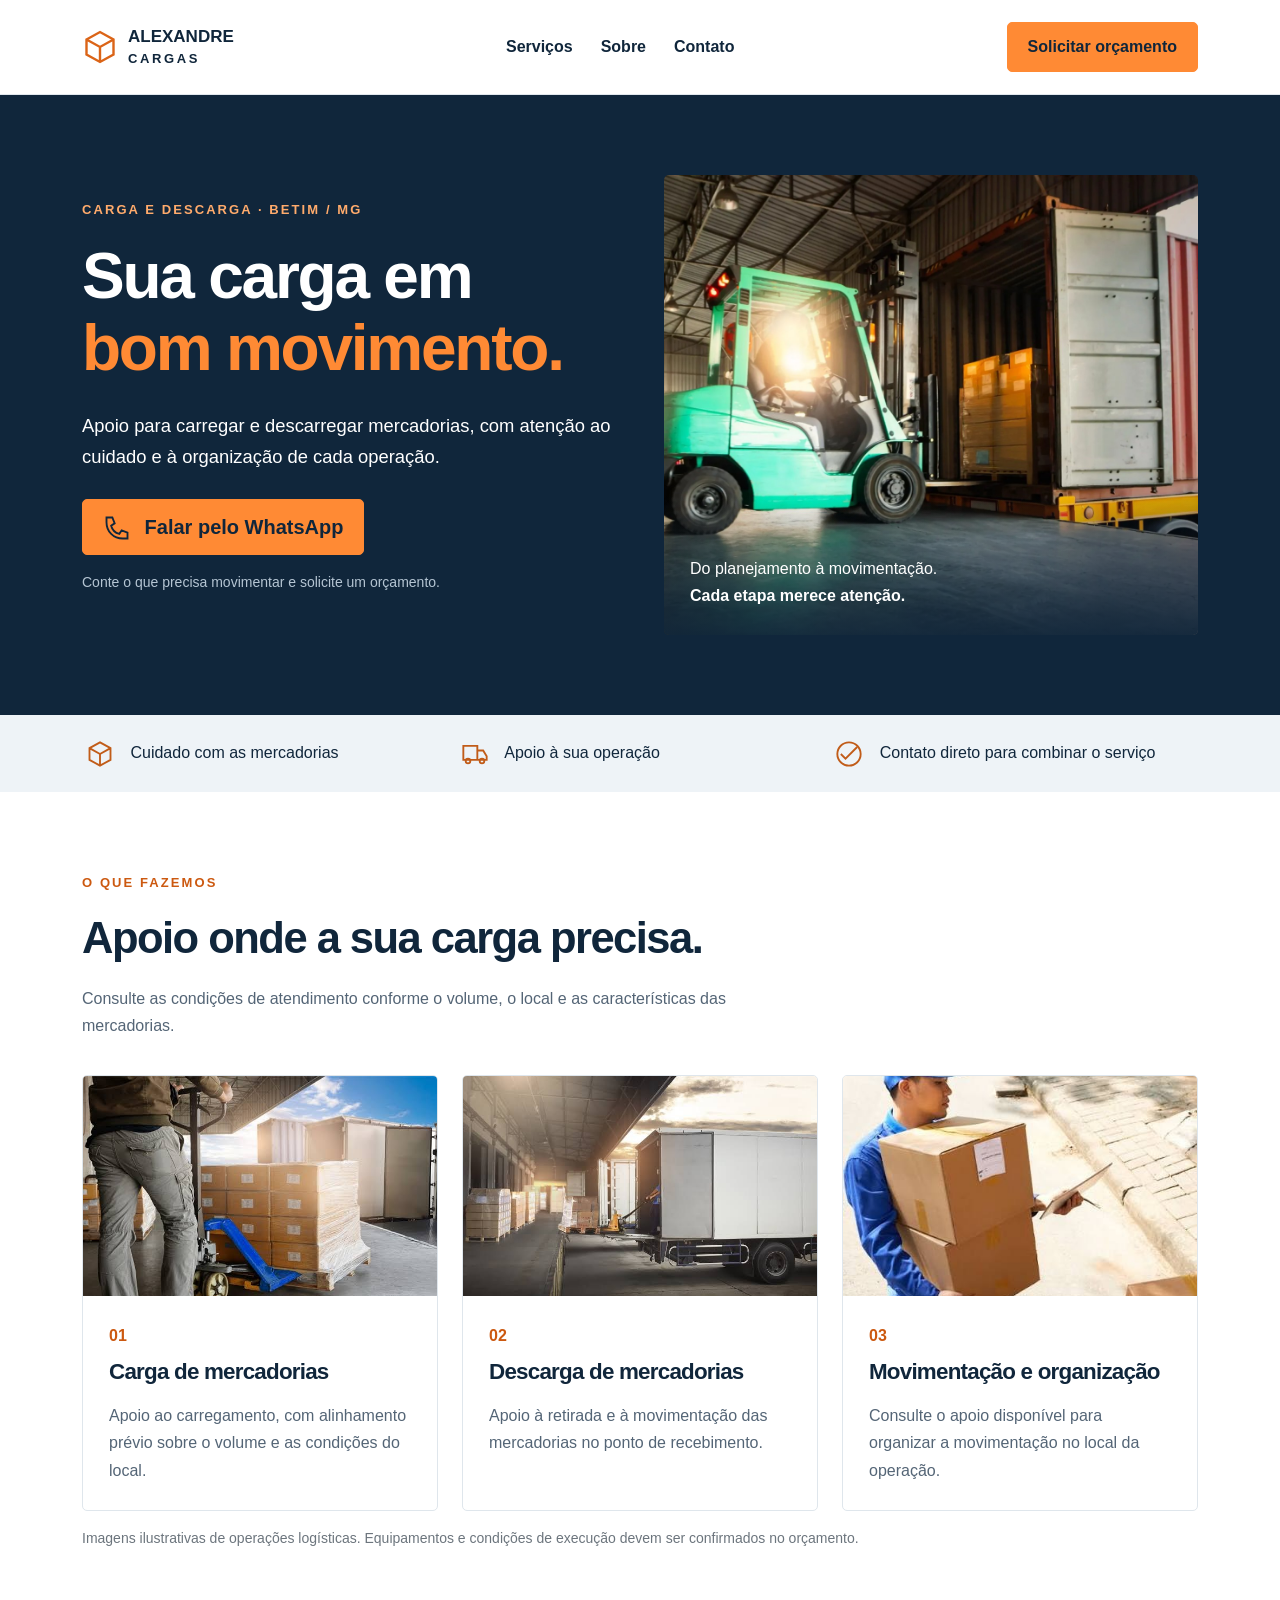
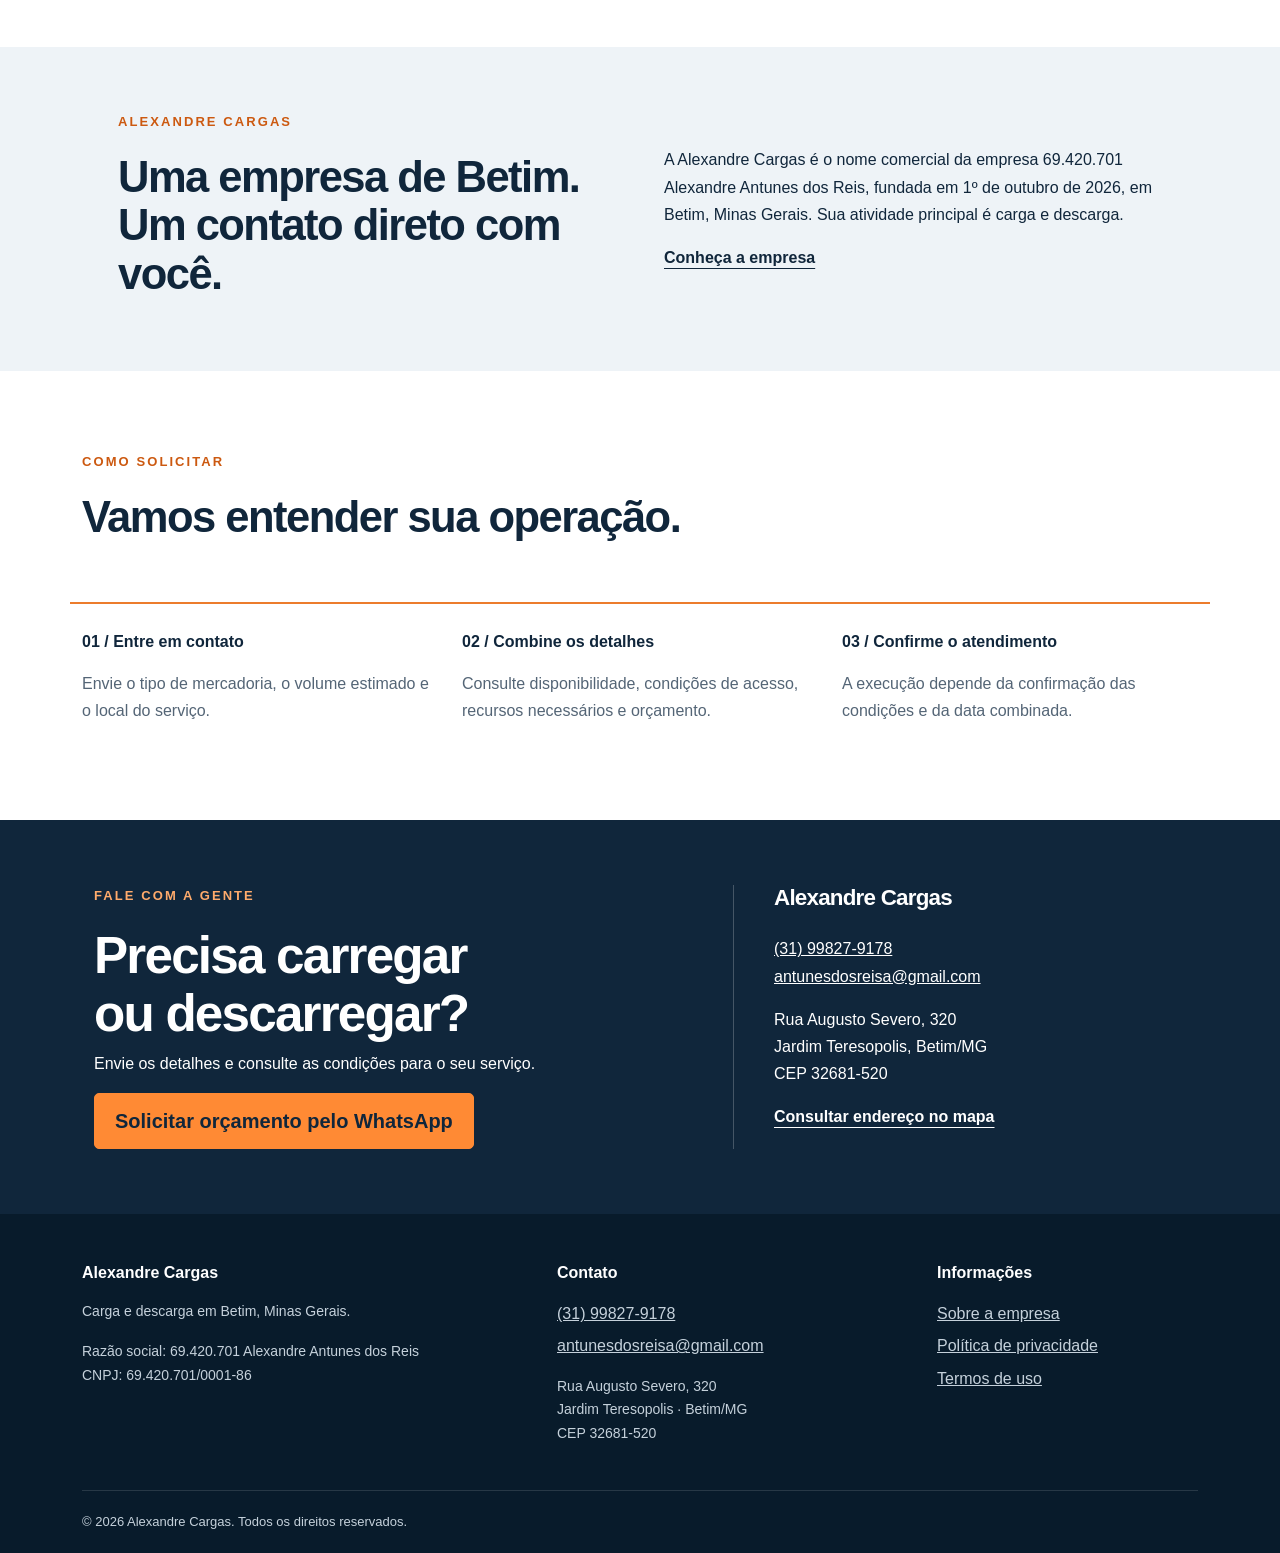
<file: index.html>
<!doctype html><html lang="pt-BR"><head><meta charset="utf-8"><meta name="viewport" content="width=device-width,initial-scale=1"><title>Carga e descarga em Betim | Alexandre Cargas</title><meta name="description" content="Alexandre Cargas: serviços de carga e descarga em Betim/MG. Consulte condições e solicite orçamento pelo WhatsApp."><meta name="theme-color" content="#10263b"><link rel="stylesheet" href="assets/bootstrap.min.css"><link rel="stylesheet" href="assets/style.css"></head><body><a class="skip" href="#conteudo">Ir para o conteúdo</a><header><nav class="container navigation" aria-label="Navegação principal"><a class="brand" href="index.html"><svg width="28" height="28" viewBox="0 0 24 24" fill="none" stroke="currentColor" stroke-width="1.6" aria-hidden="true"><path d="m3 7 9-5 9 5v10l-9 5-9-5Z M3 7l9 5 9-5 M12 12v10"/></svg><span>ALEXANDRE <b>CARGAS</b></span></a><div class="navlinks"><a href="index.html#servicos">Serviços</a><a href="sobre.html">Sobre</a><a href="index.html#contato">Contato</a></div><a class="btn btn-accent" href="https://wa.me/5531998279178?text=Ol%C3%A1%21%20Gostaria%20de%20um%20or%C3%A7amento%20de%20carga%20e%20descarga.">Solicitar orçamento</a></nav></header><main id="conteudo"><section class="hero"><div class="container"><div class="row align-items-center g-5"><div class="col-lg-6"><p class="eyebrow">CARGA E DESCARGA · BETIM / MG</p><h1>Sua carga em<br><span>bom movimento.</span></h1><p class="lead">Apoio para carregar e descarregar mercadorias, com atenção ao cuidado e à organização de cada operação.</p><a class="btn btn-accent btn-lg" href="https://wa.me/5531998279178?text=Ol%C3%A1%21%20Gostaria%20de%20um%20or%C3%A7amento%20de%20carga%20e%20descarga."><svg width="28" height="28" viewBox="0 0 24 24" fill="none" stroke="currentColor" stroke-width="1.6" aria-hidden="true"><path d="M6 3H3v4c0 8 6 14 14 14h4v-5l-5-2-2 3c-4-1-6-3-7-7l3-2-2-5Z"/></svg> Falar pelo WhatsApp</a><p class="hero-note">Conte o que precisa movimentar e solicite um orçamento.</p></div><div class="col-lg-6"><div class="hero-photo"><img src="assets/carga-1.jpg" alt="Empilhadeira junto a contêiner em uma operação logística"><div class="photo-label">Do planejamento à movimentação.<br><strong>Cada etapa merece atenção.</strong></div></div></div></div></div></section><section class="intro-strip"><div class="container row mx-auto g-3"><div class="col-md-4"><svg width="28" height="28" viewBox="0 0 24 24" fill="none" stroke="currentColor" stroke-width="1.6" aria-hidden="true"><path d="m3 7 9-5 9 5v10l-9 5-9-5Z M3 7l9 5 9-5 M12 12v10"/></svg> Cuidado com as mercadorias</div><div class="col-md-4"><svg width="28" height="28" viewBox="0 0 24 24" fill="none" stroke="currentColor" stroke-width="1.6" aria-hidden="true"><path d="M2 5h12v12H2z M14 9h5l3 5v3h-8"/><circle cx="6" cy="18" r="2"/><circle cx="18" cy="18" r="2"/></svg> Apoio à sua operação</div><div class="col-md-4"><svg width="28" height="28" viewBox="0 0 24 24" fill="none" stroke="currentColor" stroke-width="1.6" aria-hidden="true"><path d="m5 12 4 4 10-10"/><circle cx="12" cy="12" r="10"/></svg> Contato direto para combinar o serviço</div></div></section><section class="section" id="servicos"><div class="container"><p class="eyebrow">O QUE FAZEMOS</p><h2>Apoio onde a sua carga precisa.</h2><p class="section-lead">Consulte as condições de atendimento conforme o volume, o local e as características das mercadorias.</p><div class="row g-4"><div class="col-md-4"><article class="service"><img src="assets/carga-2.jpg" alt="Imagem ilustrativa de carga de mercadorias" loading="lazy"><div class="service-text"><span class="number">01</span><h3>Carga de mercadorias</h3><p>Apoio ao carregamento, com alinhamento prévio sobre o volume e as condições do local.</p></div></article></div><div class="col-md-4"><article class="service"><img src="assets/carga-3.jpg" alt="Imagem ilustrativa de descarga de mercadorias" loading="lazy"><div class="service-text"><span class="number">02</span><h3>Descarga de mercadorias</h3><p>Apoio à retirada e à movimentação das mercadorias no ponto de recebimento.</p></div></article></div><div class="col-md-4"><article class="service"><img src="assets/carga-4.jpg" alt="Imagem ilustrativa de movimentação e organização" loading="lazy"><div class="service-text"><span class="number">03</span><h3>Movimentação e organização</h3><p>Consulte o apoio disponível para organizar a movimentação no local da operação.</p></div></article></div></div><p class="small text-secondary mt-3">Imagens ilustrativas de operações logísticas. Equipamentos e condições de execução devem ser confirmados no orçamento.</p></div></section><section class="about-band"><div class="container row align-items-center mx-auto g-5"><div class="col-lg-6"><p class="eyebrow">ALEXANDRE CARGAS</p><h2>Uma empresa de Betim.<br>Um contato direto com você.</h2></div><div class="col-lg-6"><p>A Alexandre Cargas é o nome comercial da empresa 69.420.701 Alexandre Antunes dos Reis, fundada em 1º de outubro de 2026, em Betim, Minas Gerais. Sua atividade principal é carga e descarga.</p><a class="text-link" href="sobre.html">Conheça a empresa</a></div></div></section><section class="section"><div class="container"><p class="eyebrow">COMO SOLICITAR</p><h2>Vamos entender sua operação.</h2><div class="row g-4 steps"><div class="col-md-4"><b>01 / Entre em contato</b><p>Envie o tipo de mercadoria, o volume estimado e o local do serviço.</p></div><div class="col-md-4"><b>02 / Combine os detalhes</b><p>Consulte disponibilidade, condições de acesso, recursos necessários e orçamento.</p></div><div class="col-md-4"><b>03 / Confirme o atendimento</b><p>A execução depende da confirmação das condições e da data combinada.</p></div></div></div></section><section id="contato" class="contact"><div class="container row mx-auto g-4"><div class="col-lg-7"><p class="eyebrow">FALE COM A GENTE</p><h2>Precisa carregar<br>ou descarregar?</h2><p>Envie os detalhes e consulte as condições para o seu serviço.</p><a class="btn btn-accent btn-lg" href="https://wa.me/5531998279178?text=Ol%C3%A1%21%20Gostaria%20de%20um%20or%C3%A7amento%20de%20carga%20e%20descarga.">Solicitar orçamento pelo WhatsApp</a></div><div class="col-lg-5 contact-card"><h3>Alexandre Cargas</h3><p><a href="tel:+5531998279178">(31) 99827-9178</a><br><a href="mailto:antunesdosreisa@gmail.com">antunesdosreisa@gmail.com</a></p><p>Rua Augusto Severo, 320<br>Jardim Teresopolis, Betim/MG<br>CEP 32681-520</p><a class="text-link" href="https://www.google.com/maps/search/?api=1&amp;query=Rua+Augusto+Severo+320+Jardim+Teresopolis+Betim+MG">Consultar endereço no mapa</a></div></div></section></main><footer><div class="container"><div class="row g-4"><div class="col-md-5"><h3>Alexandre Cargas</h3><p>Carga e descarga em Betim, Minas Gerais.</p><p class="small">Razão social: 69.420.701 Alexandre Antunes dos Reis<br>CNPJ: 69.420.701/0001-86</p></div><div class="col-md-4"><h3>Contato</h3><a href="tel:+5531998279178">(31) 99827-9178</a><br><a href="mailto:antunesdosreisa@gmail.com">antunesdosreisa@gmail.com</a><p>Rua Augusto Severo, 320<br>Jardim Teresopolis · Betim/MG<br>CEP 32681-520</p></div><div class="col-md-3"><h3>Informações</h3><a href="sobre.html">Sobre a empresa</a><br><a href="politica-de-privacidade.html">Política de privacidade</a><br><a href="termos-de-uso.html">Termos de uso</a></div></div><div class="copyright">© 2026 Alexandre Cargas. Todos os direitos reservados.</div></div></footer></body></html>
</file>
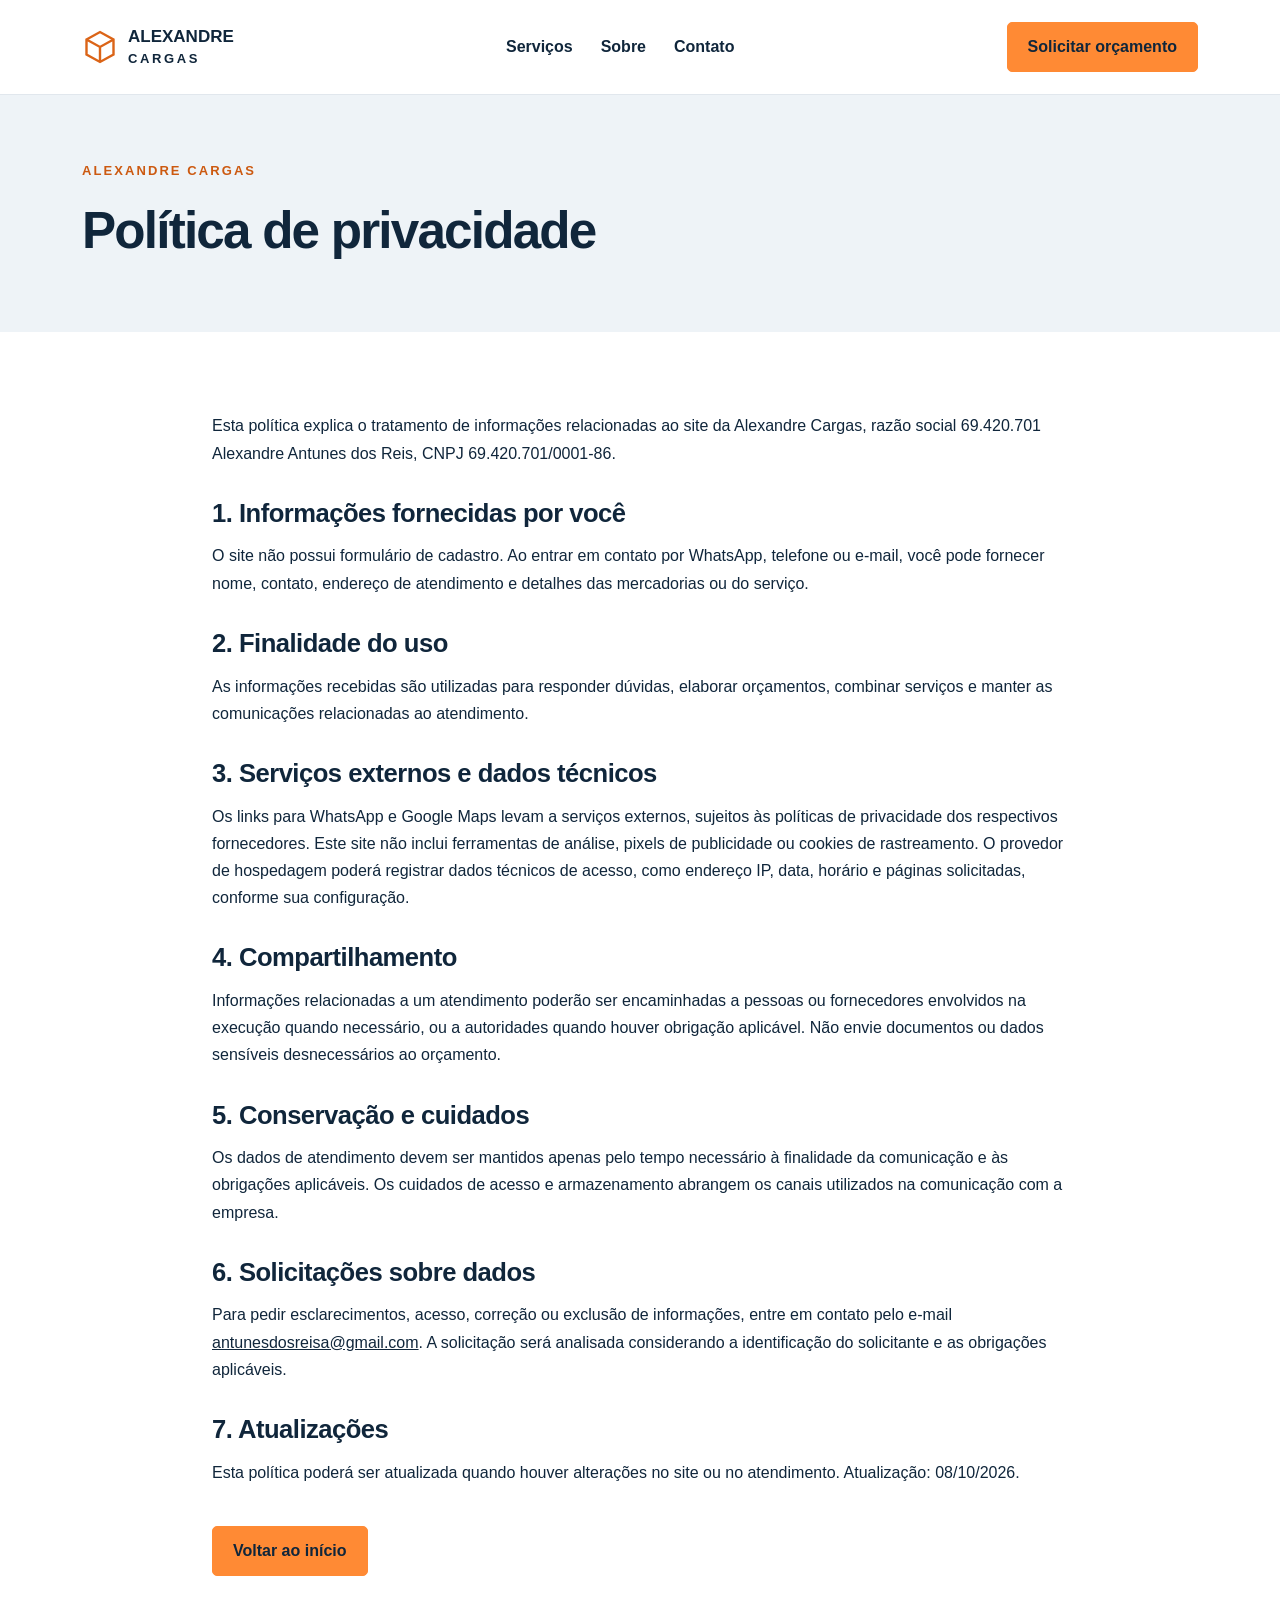
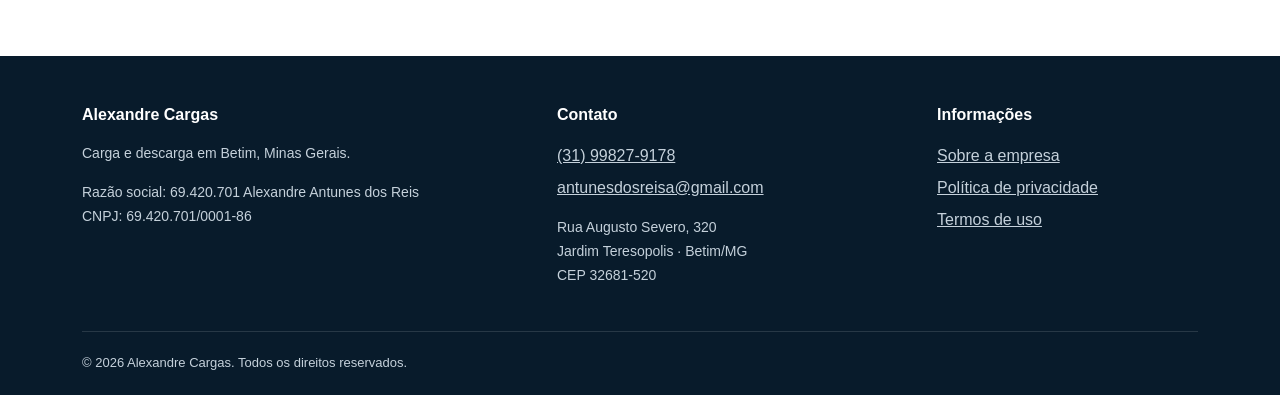
<file: politica-de-privacidade.html>
<!doctype html><html lang="pt-BR"><head><meta charset="utf-8"><meta name="viewport" content="width=device-width,initial-scale=1"><title>Política de privacidade | Alexandre Cargas</title><meta name="description" content="Política de privacidade da Alexandre Cargas em Betim/MG."><meta name="theme-color" content="#10263b"><link rel="stylesheet" href="assets/bootstrap.min.css"><link rel="stylesheet" href="assets/style.css"></head><body><a class="skip" href="#conteudo">Ir para o conteúdo</a><header><nav class="container navigation" aria-label="Navegação principal"><a class="brand" href="index.html"><svg width="28" height="28" viewBox="0 0 24 24" fill="none" stroke="currentColor" stroke-width="1.6" aria-hidden="true"><path d="m3 7 9-5 9 5v10l-9 5-9-5Z M3 7l9 5 9-5 M12 12v10"/></svg><span>ALEXANDRE <b>CARGAS</b></span></a><div class="navlinks"><a href="index.html#servicos">Serviços</a><a href="sobre.html">Sobre</a><a href="index.html#contato">Contato</a></div><a class="btn btn-accent" href="https://wa.me/5531998279178?text=Ol%C3%A1%21%20Gostaria%20de%20um%20or%C3%A7amento%20de%20carga%20e%20descarga.">Solicitar orçamento</a></nav></header><main id="conteudo"><section class="document-heading"><div class="container"><p class="eyebrow">ALEXANDRE CARGAS</p><h1>Política de privacidade</h1></div></section><section class="section"><article class="container document"><p>Esta política explica o tratamento de informações relacionadas ao site da Alexandre Cargas, razão social 69.420.701 Alexandre Antunes dos Reis, CNPJ 69.420.701/0001-86.</p><h2>1. Informações fornecidas por você</h2><p>O site não possui formulário de cadastro. Ao entrar em contato por WhatsApp, telefone ou e-mail, você pode fornecer nome, contato, endereço de atendimento e detalhes das mercadorias ou do serviço.</p><h2>2. Finalidade do uso</h2><p>As informações recebidas são utilizadas para responder dúvidas, elaborar orçamentos, combinar serviços e manter as comunicações relacionadas ao atendimento.</p><h2>3. Serviços externos e dados técnicos</h2><p>Os links para WhatsApp e Google Maps levam a serviços externos, sujeitos às políticas de privacidade dos respectivos fornecedores. Este site não inclui ferramentas de análise, pixels de publicidade ou cookies de rastreamento. O provedor de hospedagem poderá registrar dados técnicos de acesso, como endereço IP, data, horário e páginas solicitadas, conforme sua configuração.</p><h2>4. Compartilhamento</h2><p>Informações relacionadas a um atendimento poderão ser encaminhadas a pessoas ou fornecedores envolvidos na execução quando necessário, ou a autoridades quando houver obrigação aplicável. Não envie documentos ou dados sensíveis desnecessários ao orçamento.</p><h2>5. Conservação e cuidados</h2><p>Os dados de atendimento devem ser mantidos apenas pelo tempo necessário à finalidade da comunicação e às obrigações aplicáveis. Os cuidados de acesso e armazenamento abrangem os canais utilizados na comunicação com a empresa.</p><h2>6. Solicitações sobre dados</h2><p>Para pedir esclarecimentos, acesso, correção ou exclusão de informações, entre em contato pelo e-mail <a href="mailto:antunesdosreisa@gmail.com">antunesdosreisa@gmail.com</a>. A solicitação será analisada considerando a identificação do solicitante e as obrigações aplicáveis.</p><h2>7. Atualizações</h2><p>Esta política poderá ser atualizada quando houver alterações no site ou no atendimento. Atualização: 08/10/2026.</p><a class="btn btn-accent mt-4" href="index.html">Voltar ao início</a></article></section></main><footer><div class="container"><div class="row g-4"><div class="col-md-5"><h3>Alexandre Cargas</h3><p>Carga e descarga em Betim, Minas Gerais.</p><p class="small">Razão social: 69.420.701 Alexandre Antunes dos Reis<br>CNPJ: 69.420.701/0001-86</p></div><div class="col-md-4"><h3>Contato</h3><a href="tel:+5531998279178">(31) 99827-9178</a><br><a href="mailto:antunesdosreisa@gmail.com">antunesdosreisa@gmail.com</a><p>Rua Augusto Severo, 320<br>Jardim Teresopolis · Betim/MG<br>CEP 32681-520</p></div><div class="col-md-3"><h3>Informações</h3><a href="sobre.html">Sobre a empresa</a><br><a href="politica-de-privacidade.html">Política de privacidade</a><br><a href="termos-de-uso.html">Termos de uso</a></div></div><div class="copyright">© 2026 Alexandre Cargas. Todos os direitos reservados.</div></div></footer></body></html>
</file>
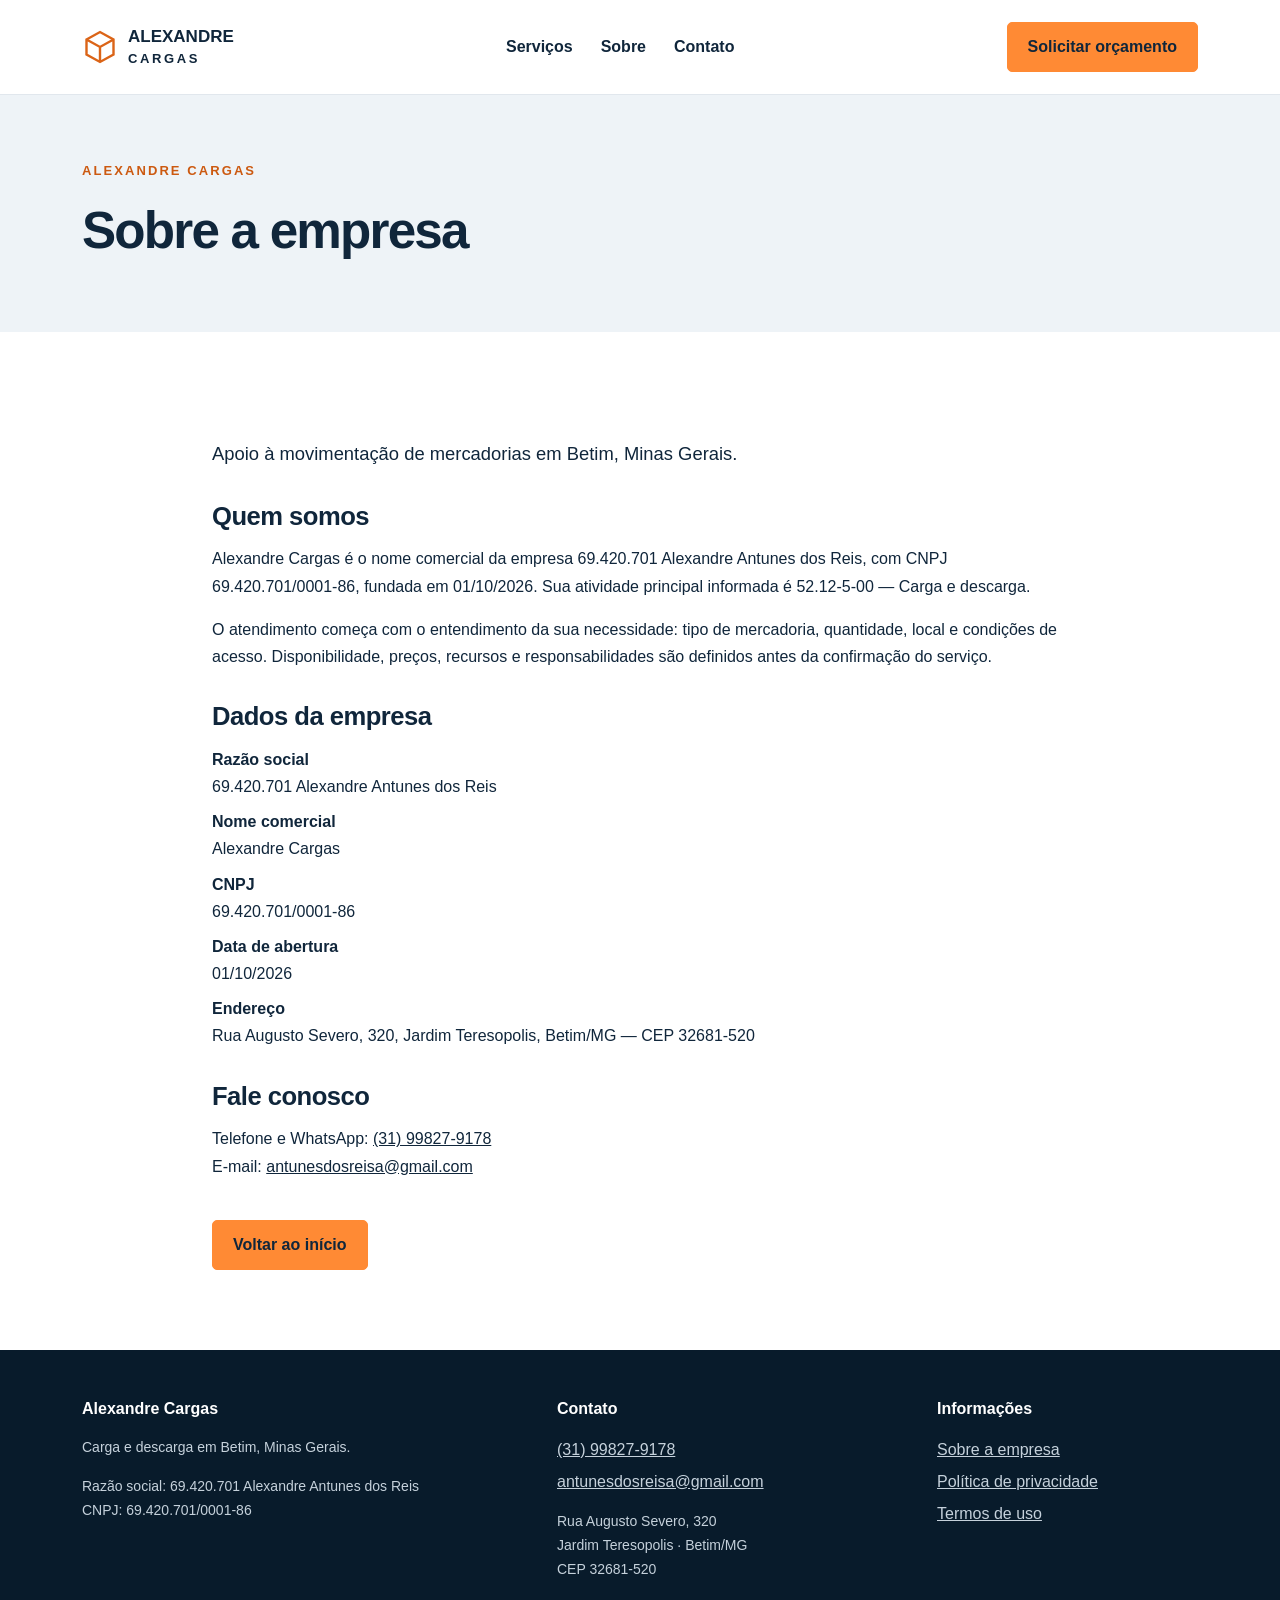
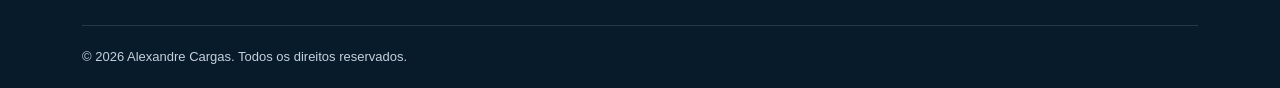
<file: sobre.html>
<!doctype html><html lang="pt-BR"><head><meta charset="utf-8"><meta name="viewport" content="width=device-width,initial-scale=1"><title>Sobre a empresa | Alexandre Cargas</title><meta name="description" content="Sobre a empresa da Alexandre Cargas em Betim/MG."><meta name="theme-color" content="#10263b"><link rel="stylesheet" href="assets/bootstrap.min.css"><link rel="stylesheet" href="assets/style.css"></head><body><a class="skip" href="#conteudo">Ir para o conteúdo</a><header><nav class="container navigation" aria-label="Navegação principal"><a class="brand" href="index.html"><svg width="28" height="28" viewBox="0 0 24 24" fill="none" stroke="currentColor" stroke-width="1.6" aria-hidden="true"><path d="m3 7 9-5 9 5v10l-9 5-9-5Z M3 7l9 5 9-5 M12 12v10"/></svg><span>ALEXANDRE <b>CARGAS</b></span></a><div class="navlinks"><a href="index.html#servicos">Serviços</a><a href="sobre.html">Sobre</a><a href="index.html#contato">Contato</a></div><a class="btn btn-accent" href="https://wa.me/5531998279178?text=Ol%C3%A1%21%20Gostaria%20de%20um%20or%C3%A7amento%20de%20carga%20e%20descarga.">Solicitar orçamento</a></nav></header><main id="conteudo"><section class="document-heading"><div class="container"><p class="eyebrow">ALEXANDRE CARGAS</p><h1>Sobre a empresa</h1></div></section><section class="section"><article class="container document"><p class="lead">Apoio à movimentação de mercadorias em Betim, Minas Gerais.</p><h2>Quem somos</h2><p>Alexandre Cargas é o nome comercial da empresa 69.420.701 Alexandre Antunes dos Reis, com CNPJ 69.420.701/0001-86, fundada em 01/10/2026. Sua atividade principal informada é 52.12-5-00 — Carga e descarga.</p><p>O atendimento começa com o entendimento da sua necessidade: tipo de mercadoria, quantidade, local e condições de acesso. Disponibilidade, preços, recursos e responsabilidades são definidos antes da confirmação do serviço.</p><h2>Dados da empresa</h2><dl><dt>Razão social</dt><dd>69.420.701 Alexandre Antunes dos Reis</dd><dt>Nome comercial</dt><dd>Alexandre Cargas</dd><dt>CNPJ</dt><dd>69.420.701/0001-86</dd><dt>Data de abertura</dt><dd>01/10/2026</dd><dt>Endereço</dt><dd>Rua Augusto Severo, 320, Jardim Teresopolis, Betim/MG — CEP 32681-520</dd></dl><h2>Fale conosco</h2><p>Telefone e WhatsApp: <a href="tel:+5531998279178">(31) 99827-9178</a><br>E-mail: <a href="mailto:antunesdosreisa@gmail.com">antunesdosreisa@gmail.com</a></p><a class="btn btn-accent mt-4" href="index.html">Voltar ao início</a></article></section></main><footer><div class="container"><div class="row g-4"><div class="col-md-5"><h3>Alexandre Cargas</h3><p>Carga e descarga em Betim, Minas Gerais.</p><p class="small">Razão social: 69.420.701 Alexandre Antunes dos Reis<br>CNPJ: 69.420.701/0001-86</p></div><div class="col-md-4"><h3>Contato</h3><a href="tel:+5531998279178">(31) 99827-9178</a><br><a href="mailto:antunesdosreisa@gmail.com">antunesdosreisa@gmail.com</a><p>Rua Augusto Severo, 320<br>Jardim Teresopolis · Betim/MG<br>CEP 32681-520</p></div><div class="col-md-3"><h3>Informações</h3><a href="sobre.html">Sobre a empresa</a><br><a href="politica-de-privacidade.html">Política de privacidade</a><br><a href="termos-de-uso.html">Termos de uso</a></div></div><div class="copyright">© 2026 Alexandre Cargas. Todos os direitos reservados.</div></div></footer></body></html>
</file>
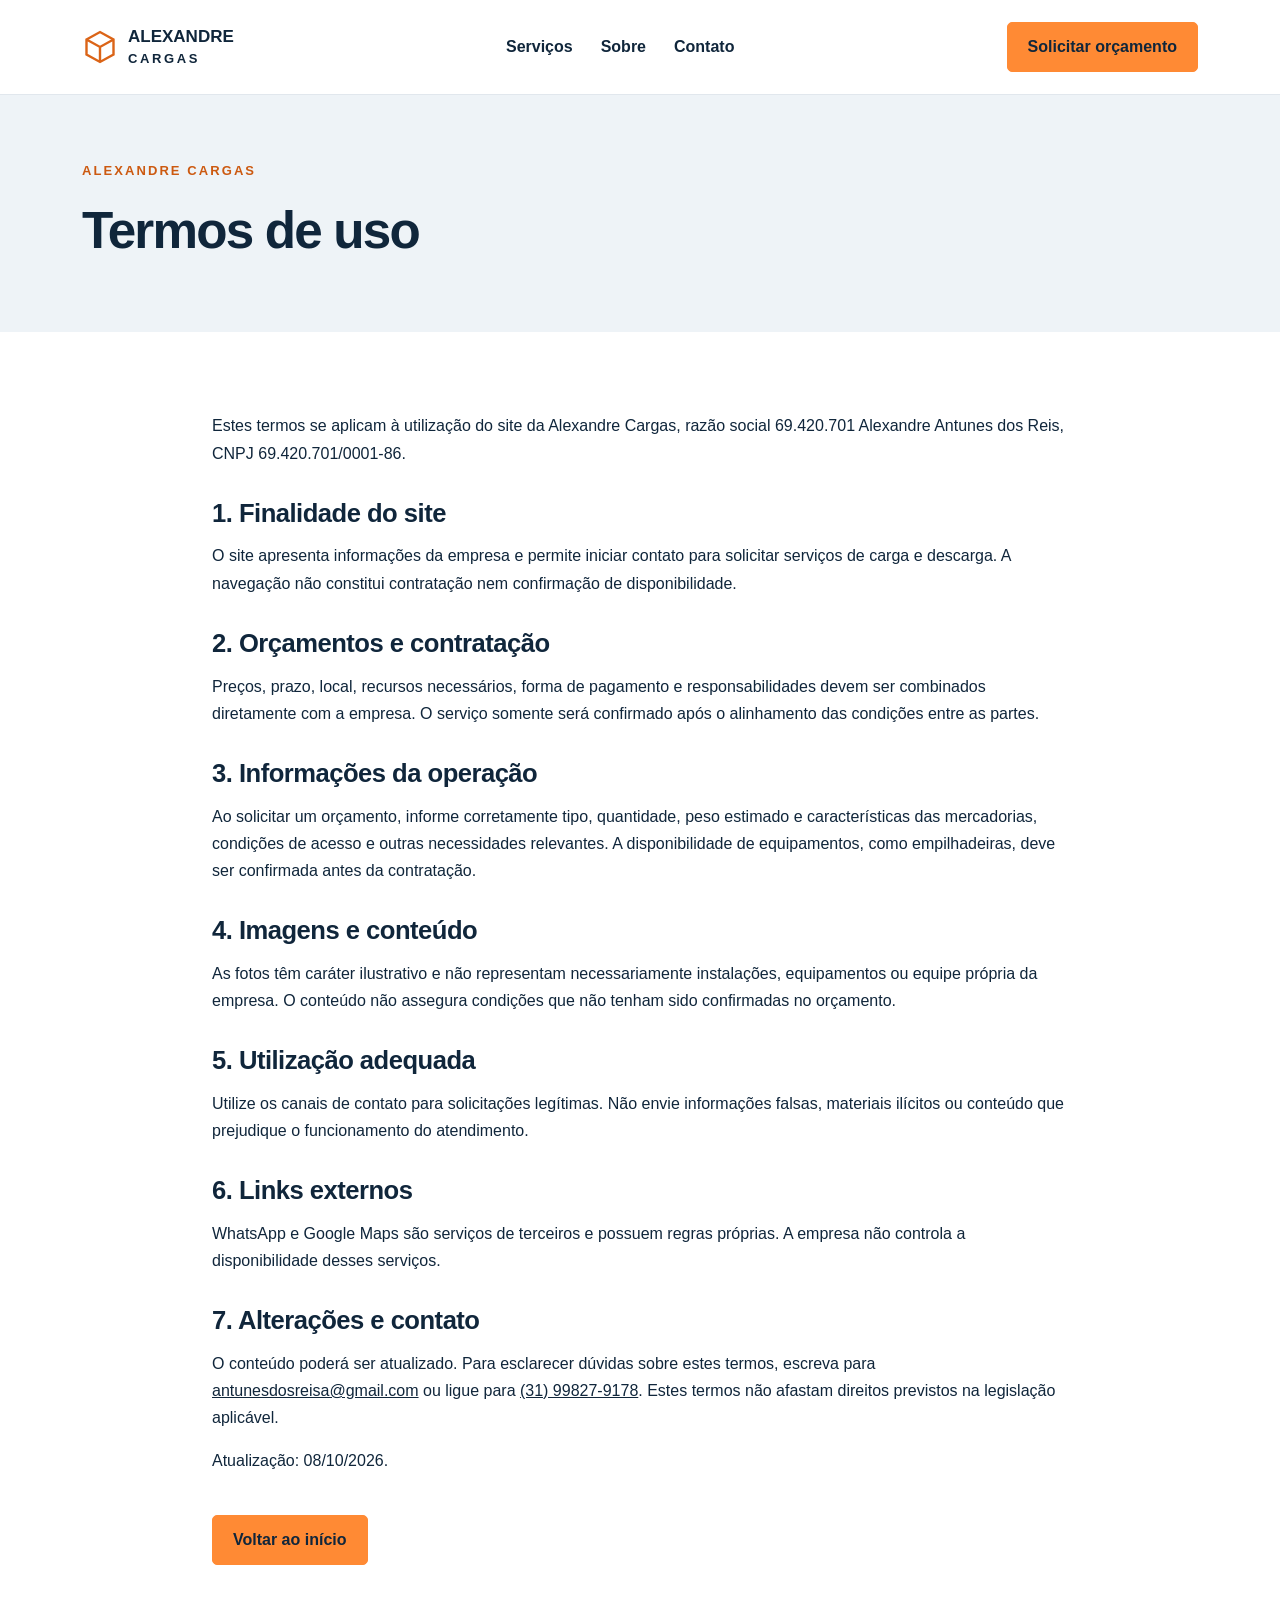
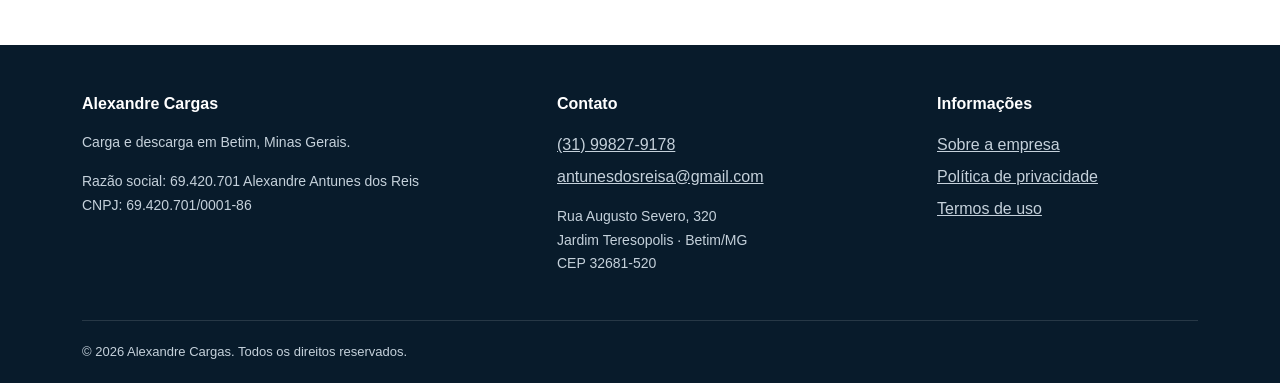
<file: termos-de-uso.html>
<!doctype html><html lang="pt-BR"><head><meta charset="utf-8"><meta name="viewport" content="width=device-width,initial-scale=1"><title>Termos de uso | Alexandre Cargas</title><meta name="description" content="Termos de uso da Alexandre Cargas em Betim/MG."><meta name="theme-color" content="#10263b"><link rel="stylesheet" href="assets/bootstrap.min.css"><link rel="stylesheet" href="assets/style.css"></head><body><a class="skip" href="#conteudo">Ir para o conteúdo</a><header><nav class="container navigation" aria-label="Navegação principal"><a class="brand" href="index.html"><svg width="28" height="28" viewBox="0 0 24 24" fill="none" stroke="currentColor" stroke-width="1.6" aria-hidden="true"><path d="m3 7 9-5 9 5v10l-9 5-9-5Z M3 7l9 5 9-5 M12 12v10"/></svg><span>ALEXANDRE <b>CARGAS</b></span></a><div class="navlinks"><a href="index.html#servicos">Serviços</a><a href="sobre.html">Sobre</a><a href="index.html#contato">Contato</a></div><a class="btn btn-accent" href="https://wa.me/5531998279178?text=Ol%C3%A1%21%20Gostaria%20de%20um%20or%C3%A7amento%20de%20carga%20e%20descarga.">Solicitar orçamento</a></nav></header><main id="conteudo"><section class="document-heading"><div class="container"><p class="eyebrow">ALEXANDRE CARGAS</p><h1>Termos de uso</h1></div></section><section class="section"><article class="container document"><p>Estes termos se aplicam à utilização do site da Alexandre Cargas, razão social 69.420.701 Alexandre Antunes dos Reis, CNPJ 69.420.701/0001-86.</p><h2>1. Finalidade do site</h2><p>O site apresenta informações da empresa e permite iniciar contato para solicitar serviços de carga e descarga. A navegação não constitui contratação nem confirmação de disponibilidade.</p><h2>2. Orçamentos e contratação</h2><p>Preços, prazo, local, recursos necessários, forma de pagamento e responsabilidades devem ser combinados diretamente com a empresa. O serviço somente será confirmado após o alinhamento das condições entre as partes.</p><h2>3. Informações da operação</h2><p>Ao solicitar um orçamento, informe corretamente tipo, quantidade, peso estimado e características das mercadorias, condições de acesso e outras necessidades relevantes. A disponibilidade de equipamentos, como empilhadeiras, deve ser confirmada antes da contratação.</p><h2>4. Imagens e conteúdo</h2><p>As fotos têm caráter ilustrativo e não representam necessariamente instalações, equipamentos ou equipe própria da empresa. O conteúdo não assegura condições que não tenham sido confirmadas no orçamento.</p><h2>5. Utilização adequada</h2><p>Utilize os canais de contato para solicitações legítimas. Não envie informações falsas, materiais ilícitos ou conteúdo que prejudique o funcionamento do atendimento.</p><h2>6. Links externos</h2><p>WhatsApp e Google Maps são serviços de terceiros e possuem regras próprias. A empresa não controla a disponibilidade desses serviços.</p><h2>7. Alterações e contato</h2><p>O conteúdo poderá ser atualizado. Para esclarecer dúvidas sobre estes termos, escreva para <a href="mailto:antunesdosreisa@gmail.com">antunesdosreisa@gmail.com</a> ou ligue para <a href="tel:+5531998279178">(31) 99827-9178</a>. Estes termos não afastam direitos previstos na legislação aplicável.</p><p>Atualização: 08/10/2026.</p><a class="btn btn-accent mt-4" href="index.html">Voltar ao início</a></article></section></main><footer><div class="container"><div class="row g-4"><div class="col-md-5"><h3>Alexandre Cargas</h3><p>Carga e descarga em Betim, Minas Gerais.</p><p class="small">Razão social: 69.420.701 Alexandre Antunes dos Reis<br>CNPJ: 69.420.701/0001-86</p></div><div class="col-md-4"><h3>Contato</h3><a href="tel:+5531998279178">(31) 99827-9178</a><br><a href="mailto:antunesdosreisa@gmail.com">antunesdosreisa@gmail.com</a><p>Rua Augusto Severo, 320<br>Jardim Teresopolis · Betim/MG<br>CEP 32681-520</p></div><div class="col-md-3"><h3>Informações</h3><a href="sobre.html">Sobre a empresa</a><br><a href="politica-de-privacidade.html">Política de privacidade</a><br><a href="termos-de-uso.html">Termos de uso</a></div></div><div class="copyright">© 2026 Alexandre Cargas. Todos os direitos reservados.</div></div></footer></body></html>
</file>
<file: assets/style.css>
:root{--navy:#10263b;--orange:#ff8a34;--muted:#546576}body{color:var(--navy);font-family:Arial,Helvetica,sans-serif;font-size:16px;line-height:1.7}h1,h2,h3{font-weight:800;line-height:1.12;letter-spacing:-.035em}h1{font-size:clamp(2.5rem,5vw,4.8rem)}h2{font-size:clamp(2rem,3.4vw,3rem)}h3{font-size:1.4rem}a{color:inherit}header{background:#fff;border-bottom:1px solid #e1e7ed}.navigation{display:flex;align-items:center;justify-content:space-between;gap:24px;padding-top:22px;padding-bottom:22px}.brand{display:flex;align-items:center;gap:10px;text-decoration:none;font-size:17px;font-weight:800;line-height:1.1}.brand svg{color:#db6417;width:36px;height:36px}.brand b{display:block;letter-spacing:.2em;font-size:13px;margin-top:5px}.navlinks{display:flex;gap:28px}.navlinks a{text-decoration:none;font-weight:600}.btn-accent{background:var(--orange);color:#10263b;border:1px solid var(--orange);font-weight:700;border-radius:5px;padding:12px 20px}.btn-accent:hover{background:#ffb175;border-color:#ffb175;color:#10263b}.btn svg{vertical-align:middle;margin-right:8px}.hero{background:var(--navy);color:white;padding:80px 0}.eyebrow{font-weight:700;letter-spacing:.16em;font-size:13px;color:#cc5910;margin-bottom:20px}.hero .eyebrow,.contact .eyebrow{color:#ffab6c}.hero h1 span{color:var(--orange)}.lead{font-size:1.15rem;line-height:1.7;margin:26px 0}.hero-note{font-size:14px;color:#b5c5d3;margin-top:16px}.hero-photo{position:relative;min-height:430px;overflow:hidden;border-radius:5px}.hero-photo img{width:100%;height:460px;object-fit:cover}.photo-label{position:absolute;bottom:0;background:linear-gradient(transparent,#10263be8);width:100%;padding:60px 26px 26px;font-size:16px}.intro-strip{padding:24px 0;background:#eef3f7}.intro-strip svg{margin-right:12px;color:#c15c19}.section{padding:80px 0}.section-lead{max-width:690px;color:var(--muted);margin:22px 0 36px}.service{border:1px solid #dfe6ec;height:100%;border-radius:5px;overflow:hidden}.service img{width:100%;height:220px;object-fit:cover}.service-text{padding:26px}.service-text h3{margin:10px 0 18px}.service-text p{color:var(--muted);margin:0}.number{font-weight:800;color:#cc5910}.about-band{padding:64px 0;background:#eef3f7}.text-link{font-weight:700;text-underline-offset:5px}.steps{margin-top:36px}.steps>div{border-top:2px solid #ec7c2c;padding-top:24px}.steps p{margin-top:15px;color:var(--muted)}.contact{padding:65px 0;background:var(--navy);color:white}.contact h2{font-size:clamp(2rem,4vw,3.5rem)}.contact-card{border-left:1px solid #ffffff38;padding-left:40px}.contact-card h3{margin-bottom:25px}footer{padding:50px 0 20px;background:#081b2b;color:#c5d1db}footer h3{color:white;font-size:1rem;letter-spacing:0;margin-bottom:18px}footer a{display:inline-block;margin-bottom:5px;overflow-wrap:anywhere}footer p{margin-top:10px;font-size:14px}.copyright{border-top:1px solid #ffffff20;padding-top:20px;margin-top:28px;font-size:13px}.document-heading{padding:65px 0;background:#eef3f7}.document-heading h1{font-size:clamp(2.2rem,4vw,3.5rem)}.document{max-width:880px}.document h2{font-size:1.6rem;letter-spacing:-.02em;margin:32px 0 15px}.document a{overflow-wrap:anywhere}.skip{position:absolute;left:10px;top:-80px;background:white;padding:12px;z-index:10}.skip:focus{top:10px}a:focus-visible{outline:3px solid #d75d0b;outline-offset:4px}@media(max-width:767px){.navigation{flex-wrap:wrap;gap:18px}.navigation>.btn{font-size:14px;padding:10px}.navlinks{order:3;width:100%;justify-content:center;gap:30px;font-size:14px}.hero{padding:48px 0}.hero-photo{min-height:300px}.hero-photo img{height:320px}.section{padding:50px 0}.contact-card{border-left:0;border-top:1px solid #ffffff38;padding:28px 12px 0}.intro-strip .col-md-4{padding-top:8px;padding-bottom:8px}}
</file>
